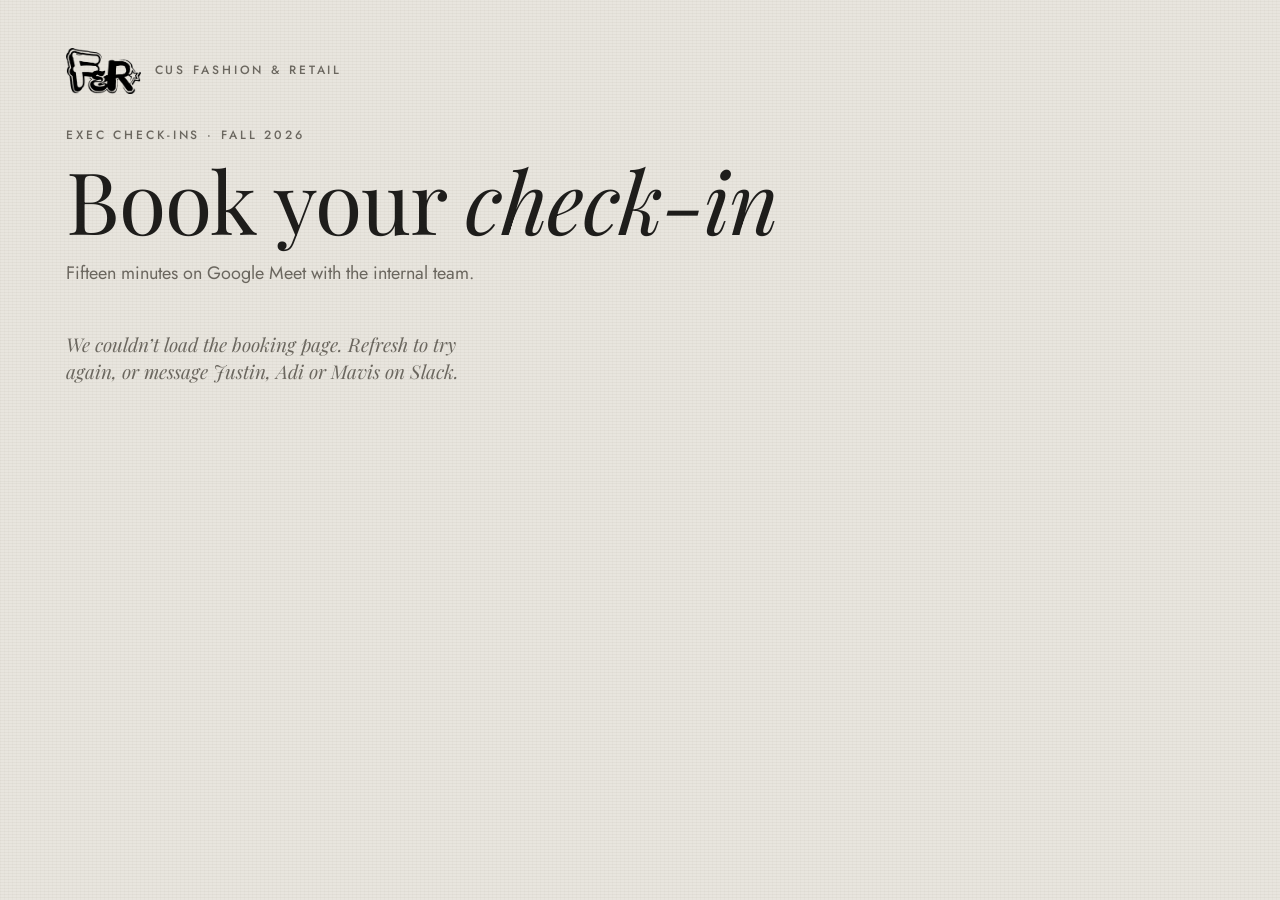
<file: index.html>
<!doctype html>
<html lang="en">
<head>
<meta charset="utf-8">
<meta name="viewport" content="width=device-width, initial-scale=1, viewport-fit=cover">
<title>F&amp;R Check-ins</title>
<meta name="description" content="Book your 15-minute check-in with the F&R internal team.">
<link rel="icon" href="logo-ink.png">
<link rel="preconnect" href="https://fonts.googleapis.com">
<link rel="preconnect" href="https://fonts.gstatic.com" crossorigin>
<link rel="stylesheet" href="https://fonts.googleapis.com/css2?family=Jost:wght@400;500;600&family=Playfair+Display:ital,wght@0,400;0,500;1,400;1,500&display=swap">
<style>
/* Layout: screen 1 is a grid of exec name cards; screen 2 stacks the day calendar over hanging time tags on the left, with a dark garment tag on the right that fills in as you pick. */
:root{
  --paper:#E8E5DE; --card:#F4F2ED; --ink:#1E1D1B; --muted:#6B675F; --faint:#9C978C;
  --line:#CDC8BC; --rule:#8C887B; --hover:#E9E5DC; --err:#9B3B2A;
  --char:#1F1E1D; --cream:#ECE9E2; --cream-dim:#A9A59A;
  --display:"Playfair Display",Georgia,"Times New Roman",serif;
  --body:"Jost","Futura","Century Gothic","Avenir Next",system-ui,sans-serif;
  color-scheme:light;
}
*{box-sizing:border-box}
html{-webkit-text-size-adjust:100%}
body{margin:0;background-color:var(--paper);color:var(--ink);font:400 16px/1.5 var(--body);-webkit-font-smoothing:antialiased;
  background-image:repeating-linear-gradient(0deg,rgba(60,50,30,.035) 0 1px,transparent 1px 3px),repeating-linear-gradient(90deg,rgba(60,50,30,.025) 0 1px,transparent 1px 4px)}
button{font:inherit;color:inherit;cursor:pointer}
button:disabled{cursor:default}
:focus-visible{outline:2px solid currentColor;outline-offset:3px}
a{color:inherit}

.wrap{max-width:1180px;margin:0 auto;padding-top:max(48px,env(safe-area-inset-top,0px));padding-bottom:96px;padding-left:max(16px,env(safe-area-inset-left,0px));padding-right:max(16px,env(safe-area-inset-right,0px));animation:rise .35s ease-out both}
@keyframes rise{from{opacity:.4;transform:translateY(8px)}to{opacity:1;transform:none}}

.eyebrow{font:500 12px/1.3 var(--body);letter-spacing:.24em;text-transform:uppercase;color:var(--muted);margin:0}
h1{font:400 clamp(46px,7.5vw,86px)/.98 var(--display);letter-spacing:-.01em;margin:14px 0 0;text-wrap:balance}
h1 em,h2 em{font-style:italic}
.lede{font-size:18px;color:var(--muted);max-width:52ch;margin:18px 0 0}
.brandrow{display:flex;align-items:center;gap:14px;margin-bottom:34px}
.logo{height:46px;width:auto;display:block}
.sb{display:inline-block;width:16px;height:16px;border-radius:50%;flex:none;box-shadow:inset 0 0 0 1.5px rgba(0,0,0,.18);
  background:radial-gradient(circle at 36% 36%,var(--ink) 0 1.2px,transparent 1.8px),radial-gradient(circle at 64% 36%,var(--ink) 0 1.2px,transparent 1.8px),
  radial-gradient(circle at 36% 64%,var(--ink) 0 1.2px,transparent 1.8px),radial-gradient(circle at 64% 64%,var(--ink) 0 1.2px,transparent 1.8px),var(--cream)}
.bc{height:30px;background:repeating-linear-gradient(90deg,currentColor 0 1px,transparent 1px 3px,currentColor 3px 5px,transparent 5px 6px,currentColor 6px 7px,transparent 7px 10px,currentColor 10px 11px,transparent 11px 12px,currentColor 12px 14px,transparent 14px 17px)}
.stitch{position:relative}
.stitch::after{content:"";position:absolute;inset:7px;border:1px dashed var(--line);border-radius:2px;pointer-events:none}
.step-h{display:flex;align-items:baseline;gap:12px;margin:0 0 18px;flex-wrap:wrap}
.step-n{font:500 12px/1 var(--body);letter-spacing:.2em;color:var(--muted)}
.step-h h2{font:400 28px/1.1 var(--display);margin:0}
.aside{margin-left:auto;font-size:14px;color:var(--muted)}
.btn{background:var(--ink);color:var(--cream);border:0;border-radius:2px;padding:15px 24px;font:500 13px/1 var(--body);letter-spacing:.2em;text-transform:uppercase;white-space:nowrap}
.btn:disabled{opacity:.35}
.note{margin:0;color:var(--muted);max-width:44ch}
.empty{color:var(--muted);font:italic 400 19px/1.45 var(--display);margin:6px 0 0;max-width:38ch}
.panel{background:var(--card);border:1px solid var(--line);border-radius:4px;padding:30px;min-width:0;box-shadow:0 1px 0 rgba(0,0,0,.03),0 14px 30px -24px rgba(0,0,0,.3)}
@keyframes swing{0%{transform:rotate(8deg)}30%{transform:rotate(-5deg)}55%{transform:rotate(3deg)}80%{transform:rotate(-1deg)}100%{transform:rotate(0)}}
@keyframes pulse{50%{opacity:.45}}
.loading{margin-top:52px;font:italic 400 22px/1.4 var(--display);color:var(--muted);animation:pulse 1.4s ease-in-out infinite}

/* screen 1 */
.pick{margin-top:52px}
.grp{margin:22px 0 12px}
.people{display:grid;grid-template-columns:repeat(auto-fill,minmax(250px,1fr));gap:10px}
.person{position:relative;display:flex;background:var(--card);border:1px solid var(--line);border-radius:3px;overflow:hidden;padding:0;text-align:left;min-height:76px}
.person .k{width:46px;background:var(--ink);display:grid;place-items:center;flex:none}
.person .v{flex:1;min-width:0;display:flex;flex-direction:column;justify-content:center;gap:5px;padding:14px 44px 14px 16px;transition:background .15s}
.pname{font:400 21px/1.15 var(--display)}
.prole{font:500 10.5px/1.3 var(--body);letter-spacing:.18em;text-transform:uppercase;color:var(--muted)}
.arr{position:absolute;right:18px;top:50%;width:9px;height:9px;border-top:1.5px solid var(--ink);border-right:1.5px solid var(--ink);transform:translateY(-50%) rotate(45deg);opacity:.35;transition:opacity .15s,right .2s}
.person:not(:disabled):hover .v{background:var(--hover)}
.person:not(:disabled):hover .arr{opacity:1;right:14px}
.person:disabled{background:transparent;border-style:dashed;opacity:.55}
.person:disabled .k{background:var(--line)}
.person:disabled .arr{display:none}

/* screen 2 */
.s2{display:grid;grid-template-columns:minmax(0,1fr) 330px;gap:40px;align-items:start;margin-top:44px}
.left{display:grid;gap:24px;min-width:0}
.cal{display:grid;grid-template-columns:repeat(7,minmax(0,1fr));gap:6px}
.dow{font:500 11px/1 var(--body);letter-spacing:.18em;text-transform:uppercase;color:var(--muted);text-align:center;padding-bottom:6px}
.day{min-height:84px;border:1px solid var(--line);background:var(--paper);border-radius:3px;display:flex;flex-direction:column;align-items:flex-start;padding:8px 9px;text-align:left;transition:background .2s,border-color .2s}
.day .mo{font:500 10px/1 var(--body);letter-spacing:.16em;text-transform:uppercase;color:var(--muted);min-height:10px}
.day .num{font:400 27px/1 var(--display);margin-top:4px}
.day .cnt{margin-top:auto;font-size:12px;color:var(--muted)}
.day .cnt b{font-weight:600;color:var(--ink)}
.day:not(:disabled):hover{border-color:var(--ink)}
.day.on{background:var(--ink);border-color:var(--ink);color:var(--cream)}
.day.on .mo,.day.on .cnt,.day.on .cnt b{color:var(--cream)}
.day:disabled{background:transparent;border-style:dashed;opacity:.5}
.hint{margin:-8px 0 14px;font-size:14.5px;color:var(--muted)}
.rail{display:grid;grid-template-columns:repeat(auto-fill,minmax(118px,1fr));grid-auto-rows:138px;column-gap:12px;background:repeating-linear-gradient(180deg,var(--rule) 0 2px,transparent 2px 138px)}
.htag{position:relative;margin-top:28px;height:104px;background:var(--paper);border:1px solid var(--line);border-radius:7px;display:flex;flex-direction:column;align-items:center;justify-content:flex-end;gap:3px;padding:0 6px 10px;text-align:center;
  box-shadow:0 8px 16px -12px rgba(0,0,0,.45);transform-origin:50% -28px;transition:transform .45s cubic-bezier(.3,1.6,.5,1),background .2s}
.htag::before{content:"";position:absolute;left:50%;top:-28px;width:1px;height:38px;background:var(--ink)}
.htag::after{content:"";position:absolute;left:50%;top:9px;width:10px;height:10px;margin-left:-5px;border-radius:50%;border:1.5px solid var(--rule);background:var(--card)}
.htag .t{font:400 22px/1 var(--display);font-variant-numeric:tabular-nums}
.htag .s{font:500 10px/1 var(--body);letter-spacing:.2em;color:var(--muted)}
.htag .w{margin-top:5px;padding-top:6px;border-top:1px dashed var(--line);width:88%;font-size:11.5px;line-height:1.25;color:var(--muted)}
.htag:hover{transform:rotate(-4deg)}
.htag.on{background:var(--ink);border-color:var(--ink);color:var(--cream)}
.htag.on .s,.htag.on .w{color:var(--cream-dim)}
.htag.on .w{border-top-color:rgba(236,233,226,.25)}
.donep{display:grid;gap:18px;justify-items:start;padding-block:40px}
.donep h2{font:400 clamp(44px,7vw,76px)/1 var(--display);margin:0}

/* the live tag */
.tagcol{position:sticky;top:24px;padding-top:64px}
.ltag{position:relative;background:var(--char);color:var(--cream);border-radius:16px;padding:64px 26px 24px;box-shadow:0 30px 50px -30px rgba(0,0,0,.55);transform-origin:50% -64px}
.ltag::before{content:"";position:absolute;left:50%;top:-64px;width:1.5px;height:92px;background:var(--ink)}
.ltag::after{content:"";position:absolute;inset:9px;border:1px dashed rgba(236,233,226,.22);border-radius:10px;pointer-events:none}
.ltag.is-done{animation:swing 1.8s cubic-bezier(.3,.7,.4,1) both}
.eye{position:absolute;left:50%;top:20px;width:16px;height:16px;margin-left:-8px;border-radius:50%;border:2px solid #57544E;background:var(--paper);z-index:1}
.ltag .eyebrow{color:var(--cream-dim);text-align:center}
.lt-name{font:italic 400 32px/1.1 var(--display);margin:10px 0 6px;text-align:center;text-wrap:balance}
.notyou{display:block;margin:0 auto 16px;background:none;border:0;padding:4px;font:500 11px/1 var(--body);letter-spacing:.18em;text-transform:uppercase;color:var(--cream-dim);text-decoration:underline;text-underline-offset:4px;position:relative;z-index:1}
.notyou:hover{color:var(--cream)}
.spacer{height:16px}
.ltag dl{margin:0 0 20px}
.lt-row{display:grid;grid-template-columns:60px 1fr;gap:12px;padding:11px 0;border-top:1px dashed rgba(236,233,226,.18);align-items:baseline}
.lt-row dt{font:500 10.5px/1.6 var(--body);letter-spacing:.2em;text-transform:uppercase;color:var(--cream-dim)}
.lt-row dd{margin:0;font:400 18px/1.3 var(--display);min-width:0;overflow-wrap:anywhere}
.ph{color:#7A766D;font-style:italic;font-size:16px}
.ltag .btn{background:var(--cream);color:var(--ink);width:100%;position:relative;z-index:1}
.ltag .btn:not(:disabled):hover{background:#FFFFFF}
.lt-help{margin:10px 0 0;text-align:center;font-size:13px;color:var(--cream-dim)}
.lt-err{margin:12px 0 0;text-align:center;font-size:14px;color:#E8A491}
.ltag .bc{color:var(--cream);margin-top:22px;opacity:.85}
.code{margin:8px 0 0;text-align:center;font:500 10px/1 var(--body);letter-spacing:.3em;text-transform:uppercase;color:var(--cream-dim)}
.stamp{position:absolute;top:24px;right:20px;border:1.5px solid var(--cream);padding:5px 9px;font:600 11px/1 var(--body);letter-spacing:.2em;text-transform:uppercase;transform:rotate(-12deg)}

@media (max-width:900px){.s2{grid-template-columns:1fr;gap:8px}.tagcol{position:static;width:min(100%,380px);margin:0 auto}}
@media (max-width:520px){.panel{padding:22px 18px}.cal{gap:4px}.day{min-height:56px;padding:6px}.day .num{font-size:19px}.day .mo,.day .cnt i{display:none}
  .rail{grid-template-columns:repeat(auto-fill,minmax(104px,1fr));column-gap:8px}}
@media (prefers-reduced-motion:reduce){*,*::before,*::after{animation:none!important;transition:none!important}}
</style>
</head>
<body>
<div id="app"><div class="wrap"><p class="loading">Loading…</p></div></div>

<script>
const API = "https://eahezpmodhvfxeixenzd.supabase.co/functions/v1/api";
const TZ = "America/Vancouver";
const DOWS = ["Sun","Mon","Tue","Wed","Thu","Fri","Sat"], DOWL = ["Sunday","Monday","Tuesday","Wednesday","Thursday","Friday","Saturday"];
const MONS = ["Jan","Feb","Mar","Apr","May","Jun","Jul","Aug","Sep","Oct","Nov","Dec"];

const st = { members: [], hosts: {}, slots: [], m: null, d: null, t: null, busy: false, err: "", done: null, loadErr: "" };

const esc = s => String(s ?? "").replace(/[&<>"']/g, c => ({ "&":"&amp;","<":"&lt;",">":"&gt;",'"':"&quot;","'":"&#39;" }[c]));
const join = a => a.length < 3 ? a.join(" & ") : a.slice(0, -1).join(", ") + " & " + a[a.length - 1];
const names = ids => join(ids.map(id => st.hosts[id] || id));

// Vancouver-time pieces for an ISO timestamp
const PARTS = new Intl.DateTimeFormat("en-CA", { timeZone: TZ, year: "numeric", month: "2-digit", day: "2-digit", hour: "2-digit", minute: "2-digit", hourCycle: "h23" });
function local(iso) {
  const p = Object.fromEntries(PARTS.formatToParts(new Date(iso)).map(x => [x.type, x.value]));
  return { key: `${p.year}-${p.month}-${p.day}`, min: (+p.hour % 24) * 60 + +p.minute };
}
const keyDate = k => { const [y, m, d] = k.split("-").map(Number); return new Date(Date.UTC(y, m - 1, d)); };
const dateKey = dt => dt.toISOString().slice(0, 10);
const fmtT = min => { let h = Math.floor(min / 60); const ap = h >= 12 ? "PM" : "AM"; h = h % 12 || 12; return `${h}:${String(min % 60).padStart(2, "0")} ${ap}`; };
const fmtD = (k, long) => { const d = keyDate(k); return `${(long ? DOWL : DOWS)[d.getUTCDay()]}, ${MONS[d.getUTCMonth()]} ${d.getUTCDate()}`; };

const member = () => st.members.find(x => x.id === st.m);
const need = () => member()?.tier === "coord" ? 2 : 1; // coordinators + first year reps need two or more of us
const usable = () => st.slots.filter(s => s.free.length >= need());
const byDay = () => { const o = {}; for (const s of usable()) (o[s.local.key] ||= []).push(s); return o; };
const chosen = () => st.slots.find(s => s.start === st.t);

// calendar spans Monday of the first open week to Sunday of the last
function calendarDays() {
  if (!st.slots.length) return [];
  const keys = st.slots.map(s => s.local.key).sort();
  const first = keyDate(keys[0]), last = keyDate(keys[keys.length - 1]);
  first.setUTCDate(first.getUTCDate() - ((first.getUTCDay() + 6) % 7));
  last.setUTCDate(last.getUTCDate() + (7 - last.getUTCDay()) % 7);
  const out = [];
  for (const d = new Date(first); d <= last; d.setUTCDate(d.getUTCDate() + 1)) out.push(dateKey(d));
  return out;
}

async function api(action, body) {
  const r = await fetch(body ? API : `${API}?action=${action}`, body
    ? { method: "POST", headers: { "Content-Type": "application/json" }, body: JSON.stringify({ action, ...body }) }
    : {});
  const j = await r.json().catch(() => ({}));
  if (!r.ok) throw new Error(j.error || "Something went wrong. Try again in a sec.");
  return j;
}
async function loadSlots() {
  const { slots } = await api("slots");
  st.slots = (slots || []).map(s => ({ ...s, local: local(s.start) }));
}

const head = `<header><div class="brandrow"><img src="logo-ink.png" alt="F&amp;R" class="logo"><span class="eyebrow">CUS Fashion &amp; Retail</span></div>
  <p class="eyebrow">Exec check-ins · Fall 2026</p><h1>Book your <em>check-in</em></h1><p class="lede">Fifteen minutes on Google Meet with the internal team.</p></header>`;

/* screen 1: who are you */
function S1() {
  if (st.loadErr) return `<div class="wrap">${head}<p class="empty" style="margin-top:44px">${esc(st.loadErr)}</p></div>`;
  const card = m => `<button class="person" data-a="mem" data-v="${m.id}"${m.booked ? " disabled" : ""}><span class="k"><span class="sb"></span></span>
    <span class="v"><span class="pname">${esc(m.first_name)} ${esc(m.last_name)}</span><span class="prole">${m.booked ? "Already booked" : esc(m.role)}</span></span><span class="arr" aria-hidden="true"></span></button>`;
  const group = tier => st.members.filter(m => m.tier === tier).map(card).join("");
  return `<div class="wrap">${head}<section class="pick"><div class="step-h"><span class="step-n">01</span><h2>Who are you?</h2></div>
    <p class="eyebrow grp">VPs</p><div class="people">${group("vp")}</div>
    <p class="eyebrow grp">Coordinators &amp; first year reps</p><div class="people">${group("coord")}</div></section></div>`;
}

/* screen 2: day, time, tag */
function S2() {
  const m = member(), days = byDay(), done = st.done;
  let left;
  if (done) {
    const l = local(done.starts_at);
    left = `<section class="panel stitch donep"><p class="eyebrow">You’re booked</p><h2>See you <em>${DOWL[keyDate(l.key).getUTCDay()]}.</em></h2>
      <p class="note">Your Google Calendar invite with the Meet link is on its way to your inbox. Need a different time? Message Justin, Adi or Mavis on Slack.</p></section>`;
  } else if (!usable().length) {
    left = `<section class="panel stitch"><p class="empty">There are no open times right now. Message Justin, Adi or Mavis on Slack and we’ll sort one out.</p></section>`;
  } else {
    const cal = `<div class="cal">` + ["Mon","Tue","Wed","Thu","Fri","Sat","Sun"].map(x => `<div class="dow">${x}</div>`).join("") +
      calendarDays().map((k, i) => {
        const d = keyDate(k), n = (days[k] || []).length, on = st.d === k;
        const mo = i === 0 || d.getUTCDate() === 1 ? MONS[d.getUTCMonth()] : "";
        return `<button class="day${on ? " on" : ""}" data-a="day" data-v="${k}"${n ? "" : " disabled"} aria-pressed="${on}" aria-label="${fmtD(k)}, ${n} open times">
          <span class="mo">${mo}</span><span class="num">${d.getUTCDate()}</span><span class="cnt">${n ? `<b>${n}</b><i> open</i>` : "None"}</span></button>`;
      }).join("") + `</div>`;
    const keys = Object.keys(days).sort(), range = `${fmtD(keys[0]).slice(5)} to ${fmtD(keys[keys.length - 1]).slice(5)}`;
    const times = st.d == null ? `<p class="empty">Choose a day to see the open times.</p>` :
      `<p class="hint">${need() === 2 ? "Showing times when at least two of us are free. Each tag shows who." : "Each tag shows which of us are free."}</p>
       <div class="rail">${(days[st.d] || []).map(s => {
         const f = fmtT(s.local.min), w = names(s.free), on = st.t === s.start;
         return `<button class="htag${on ? " on" : ""}" data-a="time" data-v="${s.start}" aria-pressed="${on}" aria-label="${f}, with ${esc(w)}">
           <span class="t">${f.slice(0, -3)}</span><span class="s">${f.slice(-2)}</span><span class="w">${esc(w)}</span></button>`;
       }).join("")}</div>`;
    left = `<section class="panel stitch"><div class="step-h"><span class="step-n">02</span><h2>Pick a day</h2><span class="aside">${range}</span></div>${cal}</section>
      <section class="panel stitch"><div class="step-h"><span class="step-n">03</span><h2>Pick a time</h2>${st.d ? `<span class="aside">${fmtD(st.d)}</span>` : ""}</div>${times}</section>`;
  }

  const row = (k, v) => `<div class="lt-row"><dt>${k}</dt><dd>${v || '<span class="ph">Not picked yet</span>'}</dd></div>`;
  const sel = done ? { local: local(done.starts_at), free: done.host_ids } : chosen();
  const withTxt = sel ? esc(names(sel.free)) : `<span class="ph">${need() === 2 ? "At least two of us" : "Whoever’s free"}</span>`;
  const meet = done?.meet_link ? row("Meet", `<a href="${esc(done.meet_link)}" target="_blank" rel="noopener">Open link</a>`) : "";
  const tag = `<div class="ltag${done ? " is-done" : ""}"><span class="eye"></span>${done ? '<span class="stamp">Confirmed</span>' : ""}
    <p class="eyebrow">${done ? "Booked" : "Exec check-in"}</p><p class="lt-name">${esc(m.first_name)} ${esc(m.last_name)}</p>
    ${done ? `<div class="spacer"></div>` : `<button class="notyou" data-a="back">Not you?</button>`}
    <dl>${row("Role", esc(m.role))}${row("Day", sel ? fmtD(sel.local.key) : "")}${row("Time", sel ? fmtT(sel.local.min) + " · 15 min" : "")}${row("With", withTxt)}${meet}</dl>
    ${done ? `<p class="lt-help">Check your inbox for the invite.</p>` :
      `<button class="btn" data-a="book"${!sel || st.busy ? " disabled" : ""}>${st.busy ? "Booking…" : "Book it"}</button>
       ${st.err ? `<p class="lt-err" role="alert">${esc(st.err)}</p>` : `<p class="lt-help">${sel ? "The invite goes straight to your inbox." : "Pick a day and a time to book."}</p>`}`}
    <div class="bc"></div><p class="code">F&amp;R · Fall 2026</p></div>`;
  return `<div class="wrap">${head}<div class="s2"><div class="left">${left}</div><aside class="tagcol" aria-label="Your booking">${tag}</aside></div></div>`;
}

/* wiring */
const app = document.getElementById("app");
let lastScreen = null;
function render() {
  const s = st.m == null ? 1 : 2;
  app.innerHTML = s === 1 ? S1() : S2();
  if (s === lastScreen) app.firstElementChild.style.animation = "none";
  else if (lastScreen !== null) scrollTo(0, 0);
  lastScreen = s;
}

async function book() {
  if (!chosen() || st.busy) return;
  st.busy = true; st.err = ""; render();
  try {
    const { booking } = await api("book", { member_id: st.m, start: st.t });
    st.done = booking;
    const me = member(); if (me) me.booked = true;
    scrollTo({ top: 0, behavior: "smooth" });
  } catch (e) {
    st.err = e.message; st.t = null;
    try { await loadSlots(); if (st.d && !byDay()[st.d]) st.d = null; } catch (_) {}
  }
  st.busy = false; render();
}

document.addEventListener("click", async e => {
  const b = e.target.closest("button[data-a]");
  if (!b || b.disabled) return;
  const a = b.dataset.a, v = b.dataset.v;
  if (st.done) return;
  if (a === "book") return book();
  if (a === "mem") {
    st.m = +v; st.d = null; st.t = null; st.err = ""; render();
    loadSlots().then(render).catch(() => {}); // refresh times in the background
    return;
  }
  if (a === "back") { st.m = null; st.d = null; st.t = null; st.err = ""; }
  else if (a === "day") { st.d = v; st.t = null; st.err = ""; }
  else if (a === "time") { st.t = v; st.err = ""; }
  render();
});

(async () => {
  try {
    const [roster] = await Promise.all([api("roster"), loadSlots()]);
    st.members = roster.members || [];
    st.hosts = Object.fromEntries((roster.hosts || []).map(h => [h.id, h.name]));
  } catch (e) {
    st.loadErr = "We couldn’t load the booking page. Refresh to try again, or message Justin, Adi or Mavis on Slack.";
  }
  render();
})();
</script>
</body>
</html>
</file>
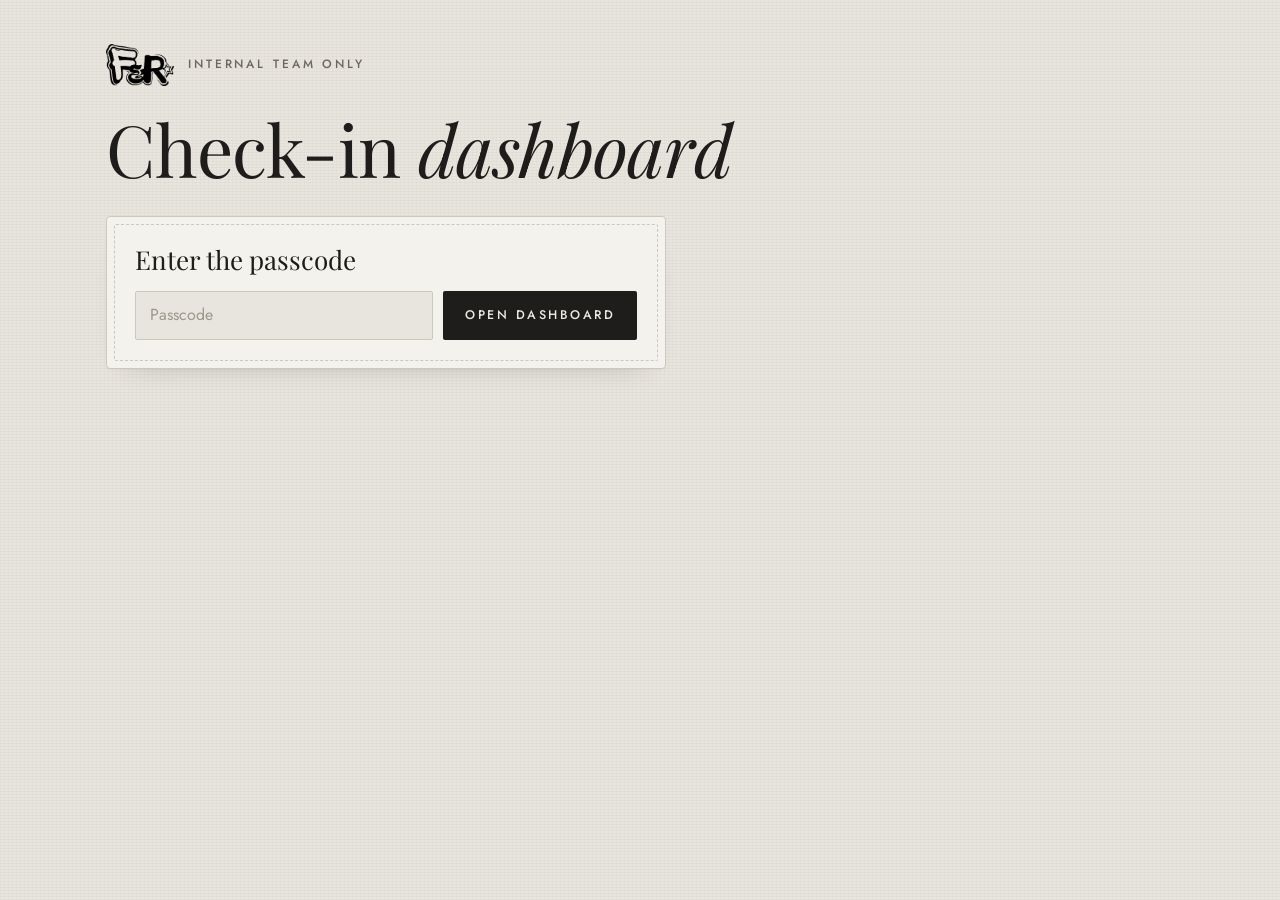
<file: admin.html>
<!doctype html>
<html lang="en">
<head>
<meta charset="utf-8">
<meta name="viewport" content="width=device-width,initial-scale=1,viewport-fit=cover">
<meta name="robots" content="noindex">
<title>F&amp;R Check-in Dashboard</title>
<link rel="icon" href="logo-ink.png">
<link rel="preconnect" href="https://fonts.googleapis.com">
<link rel="preconnect" href="https://fonts.gstatic.com" crossorigin>
<link rel="stylesheet" href="https://fonts.googleapis.com/css2?family=Jost:wght@400;500;600&family=Playfair+Display:ital,wght@0,400;0,500;1,400;1,500&display=swap">
<link rel="stylesheet" href="admin.css">
</head>
<body>
<main class="wrap">
  <header class="top">
    <div class="brandrow"><img src="logo-ink.png" alt="F&amp;R" class="logo"><span class="eyebrow">Internal team only</span></div>
    <h1>Check-in <em>dashboard</em></h1>
  </header>

  <section class="panel stitch gate" id="gate">
    <h2>Enter the passcode</h2>
    <form id="gate-form">
      <label for="pass" class="sr">Passcode</label>
      <div class="frow">
        <input id="pass" type="password" autocomplete="current-password" placeholder="Passcode" required>
        <button class="btn" type="submit">Open dashboard</button>
      </div>
      <p class="error" id="gate-error" hidden></p>
    </form>
  </section>

  <div id="dash" hidden>
    <div class="banner" id="google"></div>

    <section class="score panel stitch">
      <div class="score-num"><b id="booked-count">0</b><span id="booked-of">of 0 booked</span></div>
      <div class="score-text">
        <div class="bar"><i id="bar"></i></div>
        <p id="score-sub"></p>
      </div>
    </section>

    <div class="cols">
      <section class="panel stitch">
        <div class="sec-h"><h2>Still needs to <em>book</em></h2></div>
        <div id="todo"></div>
        <button class="btn small" id="copy-reminder" type="button">Copy a reminder message</button>
        <p class="hint" id="copied" hidden>Copied. Paste it in the exec chat.</p>
      </section>

      <section class="panel stitch">
        <div class="sec-h"><h2>Booked <em>check-ins</em></h2></div>
        <div class="filters" id="filters" role="group" aria-label="Show check-ins for"></div>
        <div id="booked"></div>
      </section>
    </div>

    <details class="panel settings">
      <summary>Settings</summary>
      <p class="hint">Booking link to share with execs</p>
      <div class="frow"><input id="share-link" readonly aria-label="Booking link"><button class="btn small" id="copy-link" type="button">Copy</button></div>
      <form id="pass-form">
        <label for="newpass" class="hint">Change the dashboard passcode</label>
        <div class="frow"><input id="newpass" type="text" minlength="6" placeholder="New passcode (6+ characters)"><button class="btn small" type="submit">Save</button></div>
        <p class="hint" id="pass-msg" hidden></p>
      </form>
    </details>
  </div>
</main>
<div class="toast" id="toast" role="status" hidden></div>

<script src="config.js"></script>
<script src="admin.js"></script>
</body>
</html>
</file>
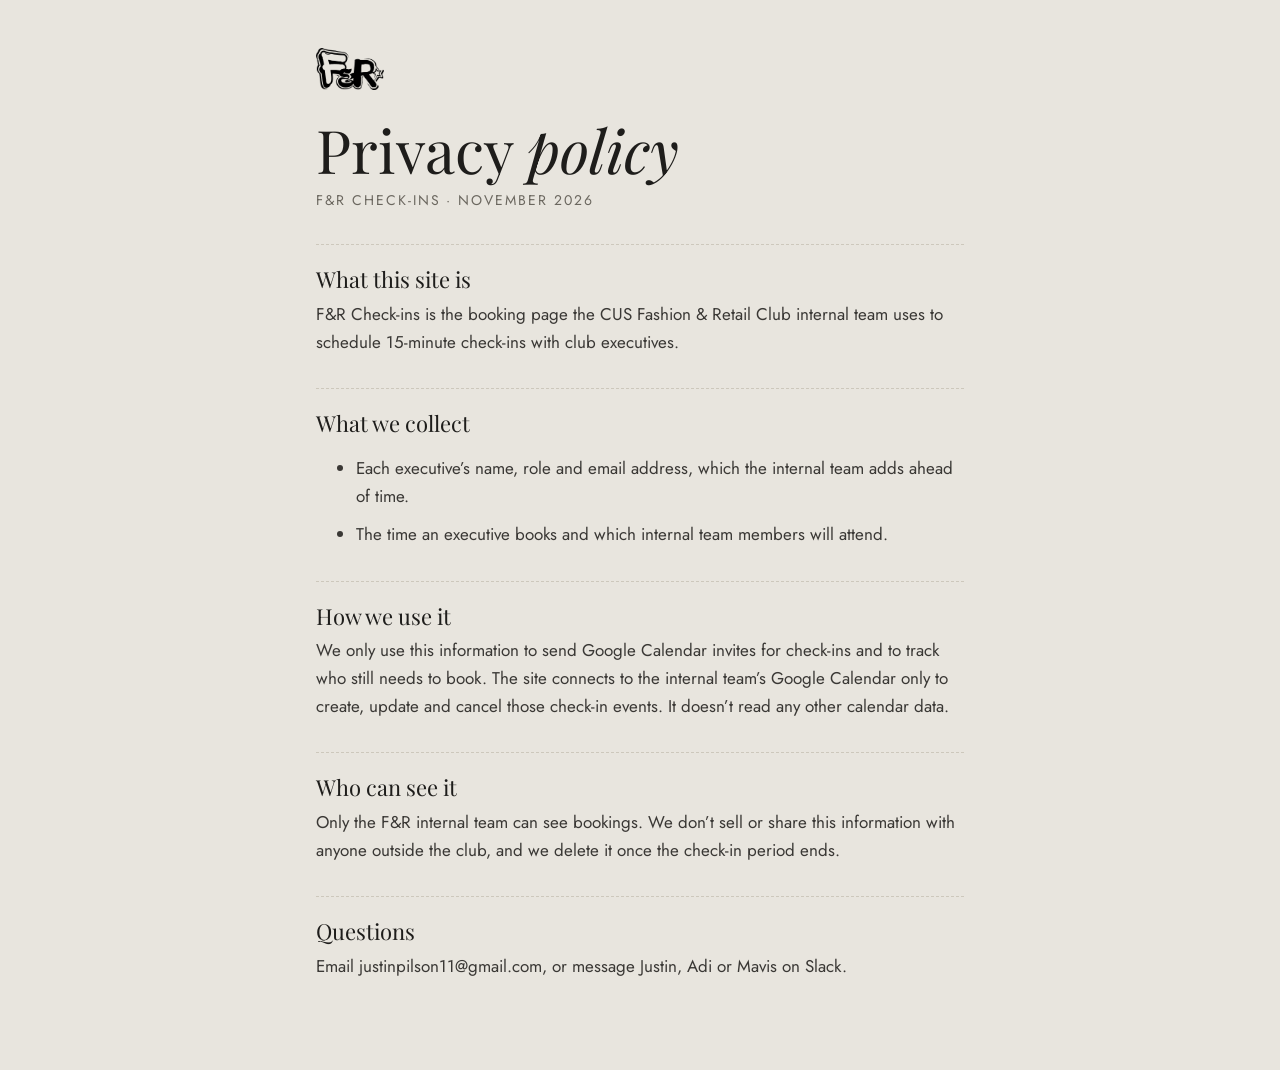
<file: privacy.html>
<!doctype html>
<html lang="en">
<head>
<meta charset="utf-8">
<meta name="viewport" content="width=device-width,initial-scale=1,viewport-fit=cover">
<title>Privacy · F&amp;R Check-ins</title>
<link rel="icon" href="logo-ink.png">
<link rel="preconnect" href="https://fonts.googleapis.com">
<link rel="preconnect" href="https://fonts.gstatic.com" crossorigin>
<link rel="stylesheet" href="https://fonts.googleapis.com/css2?family=Jost:wght@400;500&family=Playfair+Display:ital,wght@0,400;1,400&display=swap">
<style>
:root{--paper:#E8E5DE;--ink:#1E1D1B;--muted:#6B675F;--line:#CDC8BC;color-scheme:light}
*{box-sizing:border-box}
body{margin:0;background:var(--paper);color:var(--ink);font:400 17px/1.65 "Jost","Futura","Avenir Next",system-ui,sans-serif}
main{max-width:680px;margin:0 auto;padding-top:max(48px,env(safe-area-inset-top,0px));padding-bottom:80px;padding-left:max(16px,env(safe-area-inset-left,0px));padding-right:max(16px,env(safe-area-inset-right,0px))}
.logo{height:42px;display:block;margin-bottom:28px}
h1{font:400 clamp(40px,7vw,60px)/1.05 "Playfair Display",Georgia,serif;margin:0 0 8px}
h1 em{font-style:italic}
h2{font:400 22px/1.3 "Playfair Display",Georgia,serif;margin:32px 0 6px;padding-top:20px;border-top:1px dashed var(--line)}
p,li{color:#3A3835;margin:0 0 10px}
.date{color:var(--muted);font-size:14px;letter-spacing:.14em;text-transform:uppercase}
a{color:inherit}
</style>
</head>
<body>
<main>
  <a href="/"><img src="logo-ink.png" alt="F&amp;R" class="logo"></a>
  <h1>Privacy <em>policy</em></h1>
  <p class="date">F&amp;R Check-ins · November 2026</p>

  <h2>What this site is</h2>
  <p>F&amp;R Check-ins is the booking page the CUS Fashion &amp; Retail Club internal team uses to schedule 15-minute check-ins with club executives.</p>

  <h2>What we collect</h2>
  <ul>
    <li>Each executive’s name, role and email address, which the internal team adds ahead of time.</li>
    <li>The time an executive books and which internal team members will attend.</li>
  </ul>

  <h2>How we use it</h2>
  <p>We only use this information to send Google Calendar invites for check-ins and to track who still needs to book. The site connects to the internal team’s Google Calendar only to create, update and cancel those check-in events. It doesn’t read any other calendar data.</p>

  <h2>Who can see it</h2>
  <p>Only the F&amp;R internal team can see bookings. We don’t sell or share this information with anyone outside the club, and we delete it once the check-in period ends.</p>

  <h2>Questions</h2>
  <p>Email justinpilson11@gmail.com, or message Justin, Adi or Mavis on Slack.</p>
</main>
</body>
</html>
</file>
<file: admin.css>
/* Dashboard: same paper + charcoal look as the booking page. Summary on top, then "still needs to book" beside the booked list. */
:root{
  --paper:#E8E5DE; --card:#F4F2ED; --ink:#1E1D1B; --muted:#6B675F; --faint:#9C978C;
  --line:#CDC8BC; --hover:#E9E5DC; --err:#9B3B2A; --ok:#3E5B3A; --wait:#8A6A1F;
  --char:#1F1E1D; --cream:#ECE9E2; --cream-dim:#A9A59A;
  --display:"Playfair Display",Georgia,"Times New Roman",serif;
  --body:"Jost","Futura","Century Gothic","Avenir Next",system-ui,sans-serif;
  color-scheme:light;
}
*{box-sizing:border-box}
html{-webkit-text-size-adjust:100%}
body{margin:0;background-color:var(--paper);color:var(--ink);font:400 16px/1.5 var(--body);-webkit-font-smoothing:antialiased;
  background-image:repeating-linear-gradient(0deg,rgba(60,50,30,.035) 0 1px,transparent 1px 3px),repeating-linear-gradient(90deg,rgba(60,50,30,.025) 0 1px,transparent 1px 4px)}
button{font:inherit;color:inherit;cursor:pointer}
:focus-visible{outline:2px solid currentColor;outline-offset:3px}
a{color:inherit}
[hidden]{display:none!important}
.sr{position:absolute;width:1px;height:1px;overflow:hidden;clip:rect(0 0 0 0);white-space:nowrap}

.wrap{max-width:1100px;margin:0 auto;padding-top:max(44px,env(safe-area-inset-top,0px));padding-bottom:96px;padding-left:max(16px,env(safe-area-inset-left,0px));padding-right:max(16px,env(safe-area-inset-right,0px));display:grid;gap:22px}
.top{margin-bottom:10px}
.brandrow{display:flex;align-items:center;gap:14px;margin-bottom:26px}
.logo{height:42px;width:auto;display:block}
.eyebrow{font:500 12px/1.3 var(--body);letter-spacing:.24em;text-transform:uppercase;color:var(--muted);margin:0}
h1{font:400 clamp(42px,6.5vw,72px)/1 var(--display);letter-spacing:-.01em;margin:0;text-wrap:balance}
h1 em,h2 em{font-style:italic}
h2{font:400 26px/1.15 var(--display);margin:0 0 16px}

.panel{background:var(--card);border:1px solid var(--line);border-radius:4px;padding:28px;min-width:0;box-shadow:0 1px 0 rgba(0,0,0,.03),0 14px 30px -24px rgba(0,0,0,.3)}
.stitch{position:relative}
.stitch::after{content:"";position:absolute;inset:7px;border:1px dashed var(--line);border-radius:2px;pointer-events:none}
.panel > *{position:relative;z-index:1}

input{font:400 16px/1.3 var(--body);color:var(--ink);background:var(--paper);border:1px solid var(--line);border-radius:2px;padding:13px 14px;width:100%;min-width:0}
input::placeholder{color:var(--faint)}
.frow{display:flex;gap:10px;flex-wrap:wrap}
.frow input{flex:1 1 220px}
.btn{background:var(--ink);color:var(--cream);border:0;border-radius:2px;padding:14px 22px;font:500 12.5px/1 var(--body);letter-spacing:.2em;text-transform:uppercase;white-space:nowrap}
.btn:hover{background:#3A3835}
.btn.small{padding:11px 16px;font-size:11.5px}
.btn.light{background:var(--cream);color:var(--ink)}
.btn.light:hover{background:#FFFFFF}
.hint{margin:0 0 8px;font-size:14px;color:var(--muted)}
.error{margin:12px 0 0;color:var(--err);font-size:14px}
.gate{max-width:560px}

/* google banner: the dark tag look */
.banner{background:var(--char);color:var(--cream);border-radius:4px;padding:18px 22px;display:flex;align-items:center;justify-content:space-between;gap:14px 24px;flex-wrap:wrap}
.banner p{margin:0;flex:1 1 320px;color:var(--cream-dim)}
.banner b{color:var(--cream);font-weight:500}
.banner.warn{box-shadow:inset 4px 0 0 #D9A441}
.banner .btn{background:var(--cream);color:var(--ink)}
.banner .btn:hover{background:#FFFFFF}

/* score */
.score{display:flex;align-items:center;gap:20px 40px;flex-wrap:wrap}
.score-num{display:flex;align-items:baseline;gap:12px}
.score-num b{font:400 76px/1 var(--display);font-variant-numeric:tabular-nums}
.score-num span{font:500 12px/1.3 var(--body);letter-spacing:.2em;text-transform:uppercase;color:var(--muted)}
.score-text{flex:1 1 280px}
.bar{height:10px;background:var(--paper);border:1px solid var(--line);border-radius:6px;overflow:hidden}
.bar i{display:block;height:100%;background:var(--ink);transition:width .5s ease}
#score-sub{margin:10px 0 0;color:var(--muted)}

.cols{display:grid;grid-template-columns:minmax(0,.85fr) minmax(0,1.15fr);gap:22px;align-items:start}

/* still to book */
.todo-group{margin-bottom:18px}
.group-label{font:500 11.5px/1.3 var(--body);letter-spacing:.2em;text-transform:uppercase;color:var(--muted);margin:0 0 10px}
.group-label small{letter-spacing:.06em;text-transform:none;font-size:12.5px}
.names{display:flex;flex-wrap:wrap;gap:8px}
.tag{display:inline-flex;flex-direction:column;gap:2px;background:var(--paper);border:1px solid var(--line);border-radius:3px;padding:8px 12px}
.tag span{font:400 17px/1.2 var(--display)}
.tag small{font:500 10px/1.3 var(--body);letter-spacing:.16em;text-transform:uppercase;color:var(--muted)}
.all-done{font:italic 400 22px/1.3 var(--display);margin:0 0 6px}
#copy-reminder{margin-top:4px}
#copied{margin-top:10px}

/* booked list */
.filters{display:flex;flex-wrap:wrap;gap:6px;margin-bottom:12px}
.chip{background:transparent;border:1px solid var(--line);border-radius:2px;padding:8px 13px;font:500 11.5px/1 var(--body);letter-spacing:.14em;text-transform:uppercase}
.chip:hover{border-color:var(--ink)}
.chip[aria-pressed="true"]{background:var(--ink);color:var(--cream);border-color:var(--ink)}
.day-head{font:italic 400 19px/1.2 var(--display);margin:22px 0 4px;padding-bottom:8px;border-bottom:1px solid var(--line)}
.row{display:grid;grid-template-columns:78px minmax(0,1fr) auto;gap:6px 16px;padding:14px 0;border-bottom:1px dashed var(--line);align-items:start}
.row.past{opacity:.5}
.row .t{font:400 19px/1.3 var(--display);font-variant-numeric:tabular-nums}
.who{font-weight:500}
.meta{font-size:14px;color:var(--muted);overflow-wrap:anywhere;display:flex;flex-wrap:wrap;gap:6px 10px;align-items:center;margin-top:3px}
.note{font:italic 400 15px/1.4 var(--display);color:var(--muted);margin-top:6px}
.pill{font:500 10px/1 var(--body);letter-spacing:.16em;text-transform:uppercase;padding:5px 8px;border-radius:2px;border:1px solid currentColor}
.pill.ok{color:var(--ok)}
.pill.wait{color:var(--wait)}
.pill.bad{color:var(--err)}
.pill.test{color:var(--muted);border-style:dashed}
.cancel{background:none;border:0;padding:4px 0;font:500 11px/1 var(--body);letter-spacing:.16em;text-transform:uppercase;color:var(--muted);text-decoration:underline;text-underline-offset:4px}
.cancel:hover{color:var(--err)}
.confirm{grid-column:1/-1;display:flex;align-items:center;gap:10px 14px;flex-wrap:wrap;background:var(--paper);border:1px solid var(--line);border-radius:3px;padding:12px 14px;font-size:14.5px}
.confirm p{margin:0;flex:1 1 240px}
.confirm .btn{background:var(--err)}
.link{background:none;border:0;padding:0;font:500 11.5px/1 var(--body);letter-spacing:.16em;text-transform:uppercase;text-decoration:underline;text-underline-offset:4px;color:var(--muted)}
.empty{font:italic 400 18px/1.4 var(--display);color:var(--muted);margin:8px 0 0}

/* settings */
.settings summary{cursor:pointer;font:500 12px/1 var(--body);letter-spacing:.2em;text-transform:uppercase;padding:2px 0}
.settings[open] summary{margin-bottom:18px}
#pass-form{margin-top:20px}
#pass-msg{margin-top:10px}

.toast{position:fixed;left:50%;bottom:calc(24px + env(safe-area-inset-bottom,0px));transform:translateX(-50%);background:var(--char);color:var(--cream);padding:12px 18px;border-radius:3px;font-size:14.5px;box-shadow:0 14px 30px -12px rgba(0,0,0,.5);max-width:calc(100% - 32px);z-index:20}

@media (max-width:860px){.cols{grid-template-columns:1fr}}
@media (max-width:520px){.panel{padding:22px 18px}.row{grid-template-columns:64px minmax(0,1fr)}.row .cancel{grid-column:2;justify-self:start}.score-num b{font-size:60px}}
@media (prefers-reduced-motion:reduce){*{transition:none!important}}
</file>
